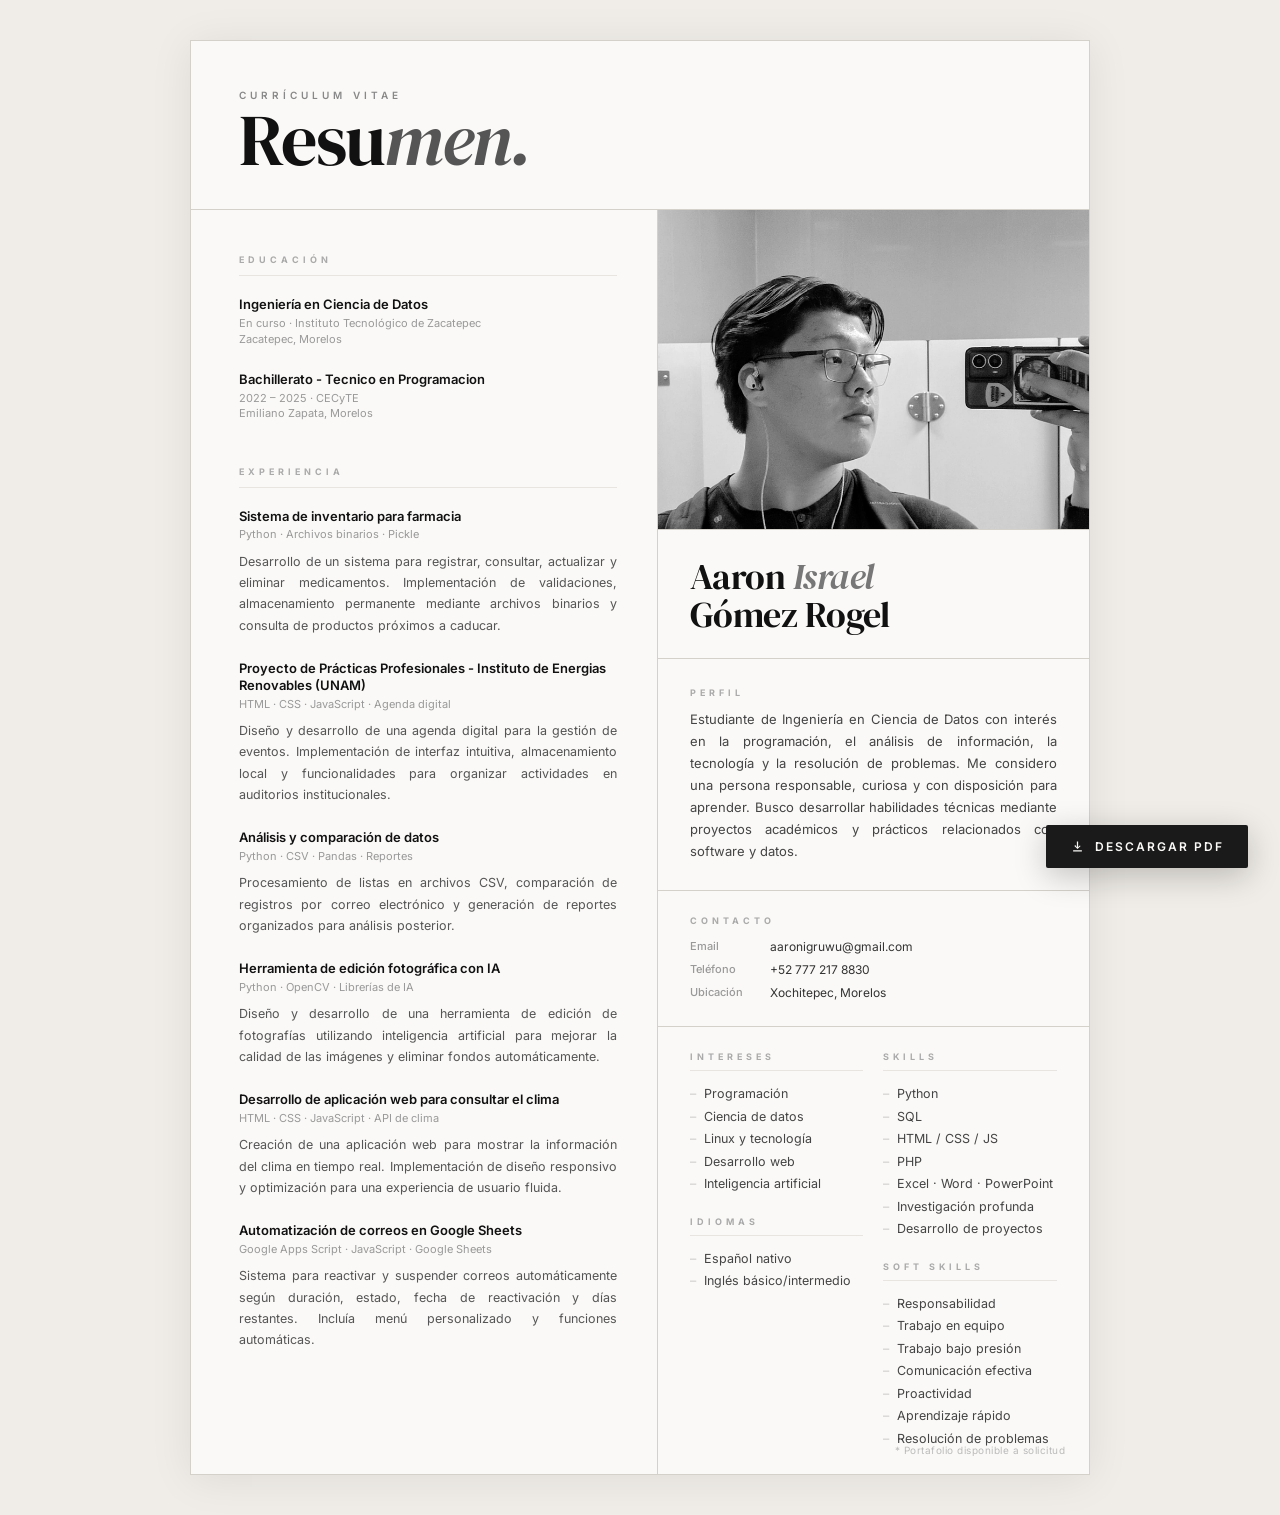
<file: index.html>
<!DOCTYPE html>
<html lang="es">
<head>
  <meta charset="UTF-8" />
  <meta name="viewport" content="width=device-width, initial-scale=1.0" />
  <title>CV — Aaron Israel Gómez Rogel</title>
  <link rel="preconnect" href="https://fonts.googleapis.com">
  <link rel="preconnect" href="https://fonts.gstatic.com" crossorigin>
  <link href="https://fonts.googleapis.com/css2?family=Inter:wght@300;400;500;600;700;900&family=DM+Serif+Display:ital@0;1&display=swap" rel="stylesheet">
  <style>
    * {
      box-sizing: border-box;
      margin: 0;
      padding: 0;
    }

    body {
      background: #f0ede8;
      font-family: 'Inter', sans-serif;
      color: #1a1a1a;
    }

    /* ── PAGE ── */
    .page {
      width: 900px;
      min-height: 1280px;
      margin: 40px auto;
      background: #faf9f7;
      border: 1px solid #d4d0ca;
      position: relative;
      box-shadow: 0 4px 40px rgba(0,0,0,0.08);
    }

    /* ── HEADER ── */
    .top {
      display: grid;
      grid-template-columns: 1fr auto;
      align-items: end;
      padding: 48px 48px 36px 48px;
      border-bottom: 1px solid #d4d0ca;
      gap: 24px;
    }

    .top-left {
      display: flex;
      flex-direction: column;
      gap: 6px;
    }

    .label-cv {
      font-size: 10px;
      font-weight: 600;
      letter-spacing: 4px;
      text-transform: uppercase;
      color: #888;
    }

    .title {
      font-family: 'DM Serif Display', serif;
      font-size: 72px;
      line-height: 0.92;
      font-weight: 400;
      letter-spacing: -2px;
      color: #111;
    }

    .title em {
      font-style: italic;
      color: #555;
    }

    .top-right {
      text-align: right;
      padding-bottom: 6px;
    }

    .candidate-name {
      font-size: 13px;
      font-weight: 500;
      color: #333;
      line-height: 1.5;
    }

    .candidate-role {
      font-size: 11px;
      color: #999;
      font-weight: 400;
      letter-spacing: 1.5px;
      text-transform: uppercase;
    }

    /* ── CONTENT GRID ── */
    .content {
      display: grid;
      grid-template-columns: 52% 48%;
    }

    .left {
      border-right: 1px solid #d4d0ca;
      padding: 44px 40px 44px 48px;
    }

    .right {
      padding: 0;
    }

    /* ── PHOTO ── */
    .photo {
      width: 100%;
      height: 320px;
      overflow: hidden;
      border-bottom: 1px solid #d4d0ca;
    }

    .photo img {
      width: 100%;
      height: 100%;
      object-fit: cover;
      object-position: center top;
      filter: grayscale(100%) contrast(1.05);
      display: block;
    }

    /* ── NAME BLOCK ── */
    .name-block {
      padding: 28px 32px 24px 32px;
      border-bottom: 1px solid #d4d0ca;
    }

    .name-full {
      font-family: 'DM Serif Display', serif;
      font-size: 36px;
      line-height: 1.05;
      font-weight: 400;
      color: #111;
      letter-spacing: -0.5px;
    }

    .name-full em {
      font-style: italic;
      color: #777;
    }

    /* ── RIGHT MAIN ── */
    .right-main {
      padding: 28px 32px;
      border-bottom: 1px solid #d4d0ca;
    }

    .profile-label {
      font-size: 9px;
      font-weight: 700;
      letter-spacing: 4px;
      text-transform: uppercase;
      color: #aaa;
      margin-bottom: 10px;
    }

    .profile-text {
      font-size: 13px;
      line-height: 1.7;
      color: #444;
      text-align: justify;
      font-weight: 400;
    }

    /* ── CONTACT ── */
    .contact-block {
      padding: 24px 32px;
      border-bottom: 1px solid #d4d0ca;
    }

    .contact-label {
      font-size: 9px;
      font-weight: 700;
      letter-spacing: 4px;
      text-transform: uppercase;
      color: #aaa;
      margin-bottom: 12px;
    }

    .contact-grid {
      display: flex;
      flex-direction: column;
      gap: 5px;
    }

    .contact-row {
      display: grid;
      grid-template-columns: 80px 1fr;
      font-size: 12px;
      line-height: 1.5;
    }

    .contact-key {
      color: #999;
      font-weight: 500;
      font-size: 11px;
    }

    .contact-val {
      color: #333;
      font-weight: 400;
    }

    /* ── BOTTOM RIGHT (skills) ── */
    .bottom-right {
      padding: 24px 32px;
      display: grid;
      grid-template-columns: 1fr 1fr;
      gap: 0 20px;
    }

    /* ── SECTIONS ── */
    .section {
      margin-bottom: 44px;
    }

    .section:last-child {
      margin-bottom: 0;
    }

    .section-label {
      font-size: 9px;
      font-weight: 700;
      letter-spacing: 4px;
      text-transform: uppercase;
      color: #aaa;
      margin-bottom: 20px;
      padding-bottom: 10px;
      border-bottom: 1px solid #e8e4df;
    }

    .section-label-sm {
      font-size: 9px;
      font-weight: 700;
      letter-spacing: 4px;
      text-transform: uppercase;
      color: #aaa;
      margin-bottom: 12px;
      padding-bottom: 8px;
      border-bottom: 1px solid #e8e4df;
    }

    /* ── ITEMS ── */
    .item {
      margin-bottom: 24px;
    }

    .item:last-child {
      margin-bottom: 0;
    }

    .item-title {
      font-size: 13px;
      font-weight: 600;
      color: #111;
      line-height: 1.3;
      margin-bottom: 3px;
    }

    .item-meta {
      font-size: 11px;
      color: #999;
      font-weight: 400;
      margin-bottom: 8px;
      line-height: 1.4;
    }

    .item-desc {
      font-size: 12.5px;
      line-height: 1.7;
      color: #555;
      text-align: justify;
      font-weight: 400;
    }

    /* ── LIST ── */
    ul {
      list-style: none;
      padding: 0;
      margin: 0 0 20px 0;
    }

    ul:last-child {
      margin-bottom: 0;
    }

    li {
      font-size: 12.5px;
      line-height: 1.8;
      color: #444;
      display: flex;
      align-items: baseline;
      gap: 8px;
    }

    li::before {
      content: "–";
      color: #bbb;
      font-weight: 300;
      flex-shrink: 0;
    }

    /* ── FOOTER NOTE ── */
    .note {
      position: absolute;
      right: 24px;
      bottom: 18px;
      font-size: 10px;
      color: #bbb;
      letter-spacing: 0.5px;
    }

    /* ── DOWNLOAD BUTTON ── */
    .btn-download {
      position: fixed;
      bottom: 32px;
      right: 32px;
      z-index: 999;
      display: flex;
      align-items: center;
      gap: 10px;
      background: #1a1a1a;
      color: #faf9f7;
      border: none;
      padding: 14px 24px;
      font-family: 'Inter', sans-serif;
      font-size: 12px;
      font-weight: 600;
      letter-spacing: 2px;
      text-transform: uppercase;
      cursor: pointer;
      border-radius: 2px;
      box-shadow: 0 8px 32px rgba(0,0,0,0.22);
      transition: background 0.2s, transform 0.15s, box-shadow 0.2s;
    }

    .btn-download:hover {
      background: #333;
      transform: translateY(-2px);
      box-shadow: 0 12px 40px rgba(0,0,0,0.3);
    }

    .btn-download:active {
      transform: translateY(0);
    }

    .btn-download svg {
      width: 15px;
      height: 15px;
      fill: #faf9f7;
      flex-shrink: 0;
    }

    .btn-download.loading {
      opacity: 0.65;
      cursor: wait;
    }

    /* ── RESPONSIVE MOBILE ── */
    @media (max-width: 700px) {
      body {
        background: #f0ede8;
      }

      .page {
        width: 100%;
        margin: 0;
        border: none;
        border-radius: 0;
        box-shadow: none;
        min-height: unset;
      }

      /* Header */
      .top {
        padding: 32px 24px 24px 24px;
        grid-template-columns: 1fr;
        gap: 12px;
      }

      .title {
        font-size: 52px;
        letter-spacing: -1.5px;
      }

      .top-right {
        text-align: left;
      }

      /* Reorder: right column (photo+name+profile+contact) comes first */
      .content {
        display: flex;
        flex-direction: column;
      }

      .left  { order: 2; }
      .right { order: 1; }

      /* Columns go full width */
      .left {
        border-right: none;
        border-top: 1px solid #d4d0ca;
        padding: 32px 24px;
      }

      .right {
        padding: 0;
      }

      /* Photo shorter on mobile */
      .photo {
        height: 260px;
      }

      /* Name block */
      .name-block {
        padding: 20px 24px 18px 24px;
      }

      .name-full {
        font-size: 28px;
      }

      /* Profile */
      .right-main {
        padding: 20px 24px;
      }

      /* Contact */
      .contact-block {
        padding: 20px 24px;
      }

      /* Skills grid → single column */
      .bottom-right {
        padding: 20px 24px 28px 24px;
        grid-template-columns: 1fr;
        gap: 0;
      }

      .bottom-right > div + div {
        margin-top: 24px;
      }

      /* Download button */
      .btn-download {
        bottom: 20px;
        right: 20px;
        padding: 12px 18px;
        font-size: 11px;
      }

      /* Note */
      .note {
        position: static;
        display: block;
        text-align: center;
        padding: 16px 0 24px 0;
      }
    }

    /* ── PRINT ── */
    @media print {
      body {
        background: white;
      }
      .page {
        margin: 0;
        width: 100%;
        min-height: 100vh;
        box-shadow: none;
        border: none;
      }
      .btn-download {
        display: none !important;
      }
    }
  </style>
</head>
<body>
  <main class="page">

    <!-- HEADER -->
    <header class="top">
      <div class="top-left">
        <div class="label-cv">Currículum Vitae</div>
        <div class="title">Resu<em>men.</em></div>
      </div>
    </header>

    <!-- BODY -->
    <section class="content">

      <!-- LEFT COLUMN -->
      <aside class="left">

        <div class="section">
          <div class="section-label">Educación</div>

          <div class="item">
            <div class="item-title">Ingeniería en Ciencia de Datos</div>
            <div class="item-meta">En curso · Instituto Tecnológico de Zacatepec<br>Zacatepec, Morelos</div>
          </div>

          <div class="item">
            <div class="item-title">Bachillerato - Tecnico en Programacion</div>
            <div class="item-meta">2022 – 2025 · CECyTE<br>Emiliano Zapata, Morelos</div>
          </div>
        </div>

        <div class="section">
          <div class="section-label">Experiencia</div>

          <div class="item">
            <div class="item-title">Sistema de inventario para farmacia</div>
            <div class="item-meta">Python · Archivos binarios · Pickle</div>
            <div class="item-desc">Desarrollo de un sistema para registrar, consultar, actualizar y eliminar medicamentos. Implementación de validaciones, almacenamiento permanente mediante archivos binarios y consulta de productos próximos a caducar.</div>
          </div>

          <div class="item">
            <div class="item-title">Proyecto de Prácticas Profesionales - Instituto de Energias Renovables (UNAM)</div>
            <div class="item-meta">HTML · CSS · JavaScript · Agenda digital</div>
            <div class="item-desc">Diseño y desarrollo de una agenda digital para la gestión de eventos. Implementación de interfaz intuitiva, almacenamiento local y funcionalidades para organizar actividades en auditorios institucionales.</div>
          </div>

          <div class="item">
            <div class="item-title">Análisis y comparación de datos</div>
            <div class="item-meta">Python · CSV · Pandas · Reportes</div>
            <div class="item-desc">Procesamiento de listas en archivos CSV, comparación de registros por correo electrónico y generación de reportes organizados para análisis posterior.</div>
          </div>

          <div class="item">
            <div class="item-title">Herramienta de edición fotográfica con IA</div>
            <div class="item-meta">Python · OpenCV · Librerías de IA</div>
            <div class="item-desc">Diseño y desarrollo de una herramienta de edición de fotografías utilizando inteligencia artificial para mejorar la calidad de las imágenes y eliminar fondos automáticamente.</div>
          </div>
          <div class="item">
            <div class="item-title">Desarrollo de aplicación web para consultar el clima</div>
            <div class="item-meta">HTML · CSS · JavaScript · API de clima</div>
            <div class="item-desc">Creación de una aplicación web para mostrar la información del clima en tiempo real. Implementación de diseño responsivo y optimización para una experiencia de usuario fluida.</div>
          </div>
          <div class="item">
            <div class="item-title">Automatización de correos en Google Sheets</div>
            <div class="item-meta">Google Apps Script · JavaScript · Google Sheets</div>
            <div class="item-desc">Sistema para reactivar y suspender correos automáticamente según duración, estado, fecha de reactivación y días restantes. Incluía menú personalizado y funciones automáticas.</div>
          </div>

      </aside>

      <!-- RIGHT COLUMN -->
      <aside class="right">

        <!-- Photo -->
        <div class="photo">
          <img src="perfil.jpeg" alt="Aaron Israel Gómez Rogel">
        </div>

        <!-- Name -->
        <div class="name-block">
          <div class="name-full">Aaron <em>Israel</em><br>Gómez Rogel</div>
        </div>

        <!-- Profile -->
        <div class="right-main">
          <div class="profile-label">Perfil</div>
          <p class="profile-text">
            Estudiante de Ingeniería en Ciencia de Datos con interés en la programación, el análisis de información, la tecnología y la resolución de problemas. Me considero una persona responsable, curiosa y con disposición para aprender. Busco desarrollar habilidades técnicas mediante proyectos académicos y prácticos relacionados con software y datos.
          </p>
        </div>

        <!-- Contact -->
        <div class="contact-block">
          <div class="contact-label">Contacto</div>
          <div class="contact-grid">
            <div class="contact-row">
              <span class="contact-key">Email</span>
              <span class="contact-val">aaronigruwu@gmail.com</span>
            </div>
            <div class="contact-row">
              <span class="contact-key">Teléfono</span>
              <span class="contact-val">+52 777 217 8830</span>
            </div>
            <div class="contact-row">
              <span class="contact-key">Ubicación</span>
              <span class="contact-val">Xochitepec, Morelos</span>
            </div>
          </div>
        </div>

        <!-- Skills & more -->
        <div class="bottom-right">
          <div>
            <div class="section-label-sm">Intereses</div>
            <ul>
              <li>Programación</li>
              <li>Ciencia de datos</li>
              <li>Linux y tecnología</li>
              <li>Desarrollo web</li>
              <li>Inteligencia artificial</li>
            </ul>

            <div class="section-label-sm" style="margin-top: 20px;">Idiomas</div>
            <ul>
              <li>Español nativo</li>
              <li>Inglés básico/intermedio</li>
            </ul>
          </div>

          <div>
            <div class="section-label-sm">Skills</div>
            <ul>
              <li>Python</li>
              <li>SQL</li>
              <li>HTML / CSS / JS</li>
              <li>PHP</li>
              <li>Excel · Word · PowerPoint</li>
              <li>Investigación profunda</li>
              <li>Desarrollo de proyectos</li>
            </ul>

            <div class="section-label-sm" style="margin-top: 20px;">Soft Skills</div>
            <ul>
              <li>Responsabilidad</li>
              <li>Trabajo en equipo</li>
              <li>Trabajo bajo presión</li>
              <li>Comunicación efectiva</li>
              <li>Proactividad</li>
              <li>Aprendizaje rápido</li>
              <li>Resolución de problemas</li>
            </ul>
          </div>
        </div>

      </aside>
    </section>

    <div class="note">* Portafolio disponible a solicitud</div>
  </main>

  <!-- DOWNLOAD BUTTON -->
  <button class="btn-download" id="btn-download" title="Descargar CV en alta definición">
    <svg viewBox="0 0 24 24" xmlns="http://www.w3.org/2000/svg">
      <path d="M12 16l-5-5 1.41-1.41L11 13.17V4h2v9.17l2.59-2.58L17 11l-5 5zm-7 4h14v-2H5v2z"/>
    </svg>
    Descargar PDF
  </button>

  <script>
    document.getElementById('btn-download').addEventListener('click', function () {
      window.print();
    });
  </script>
</body>
</html>
</file>
